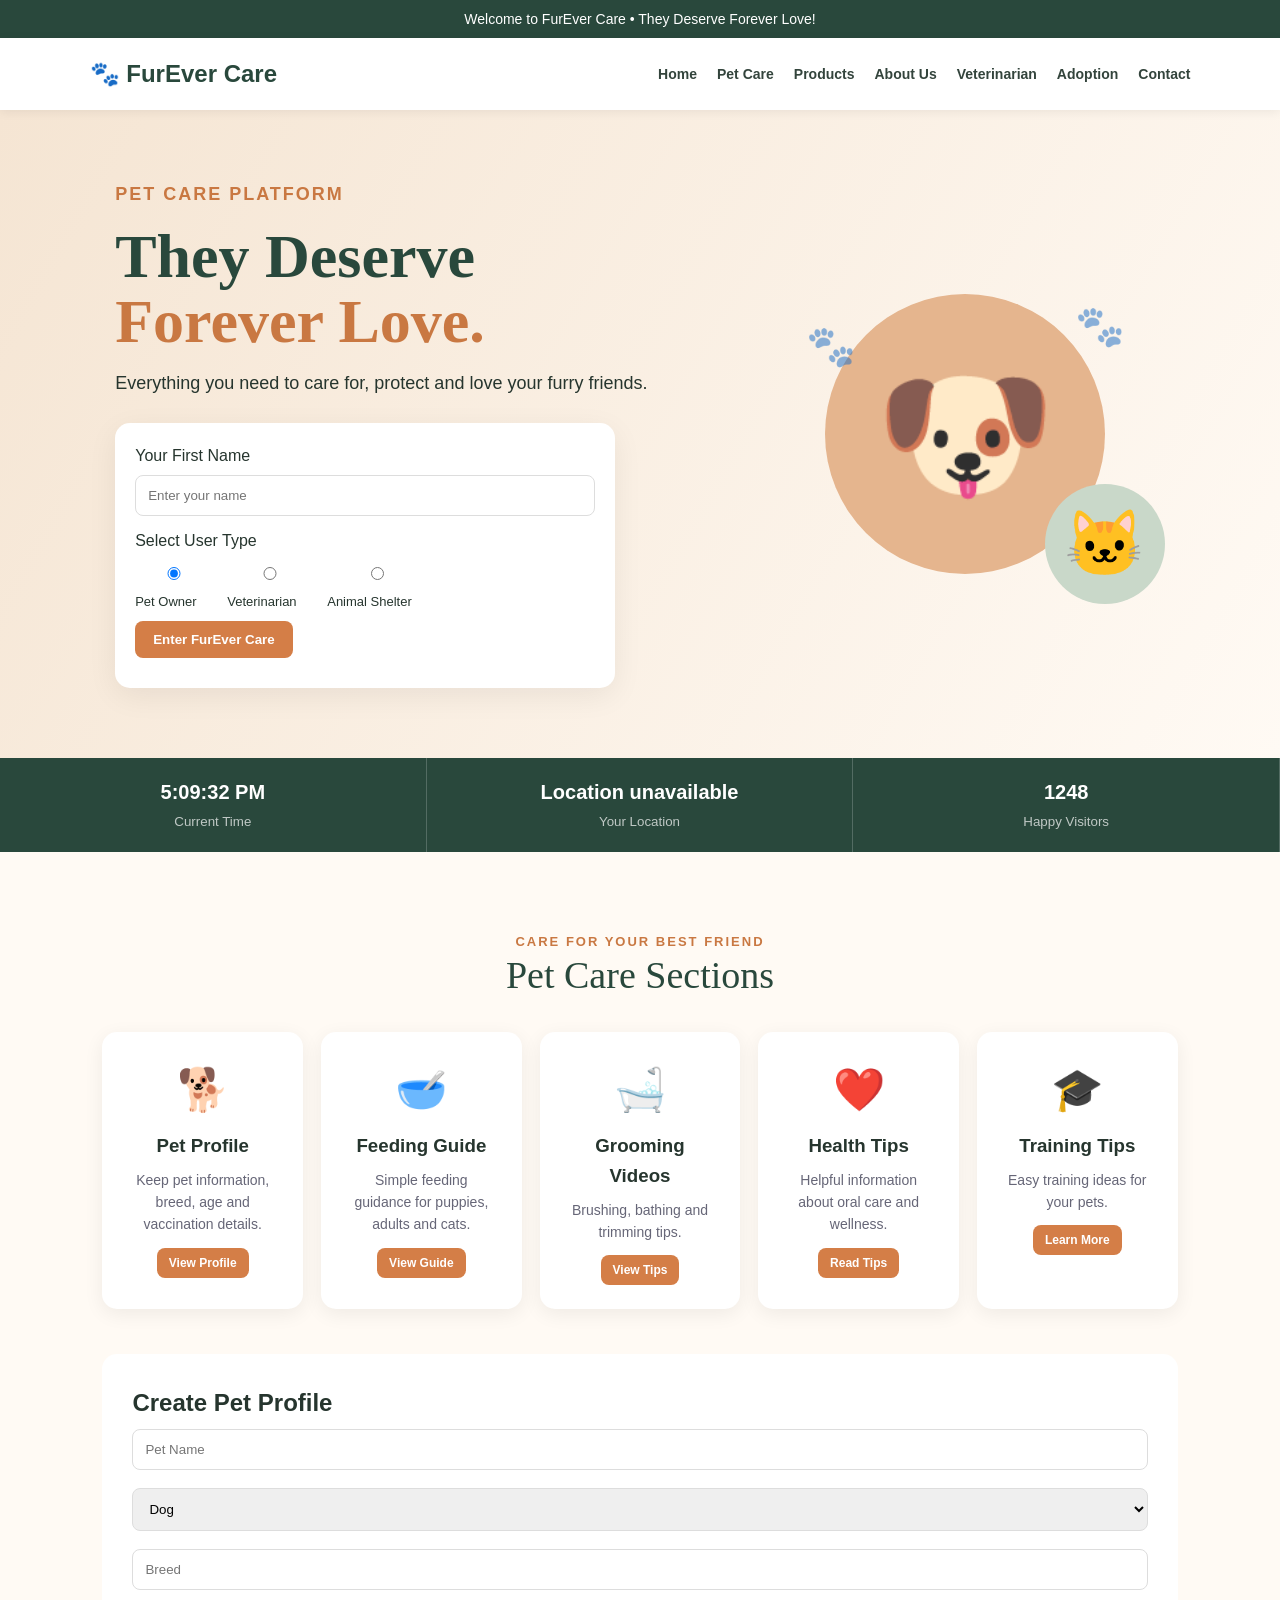
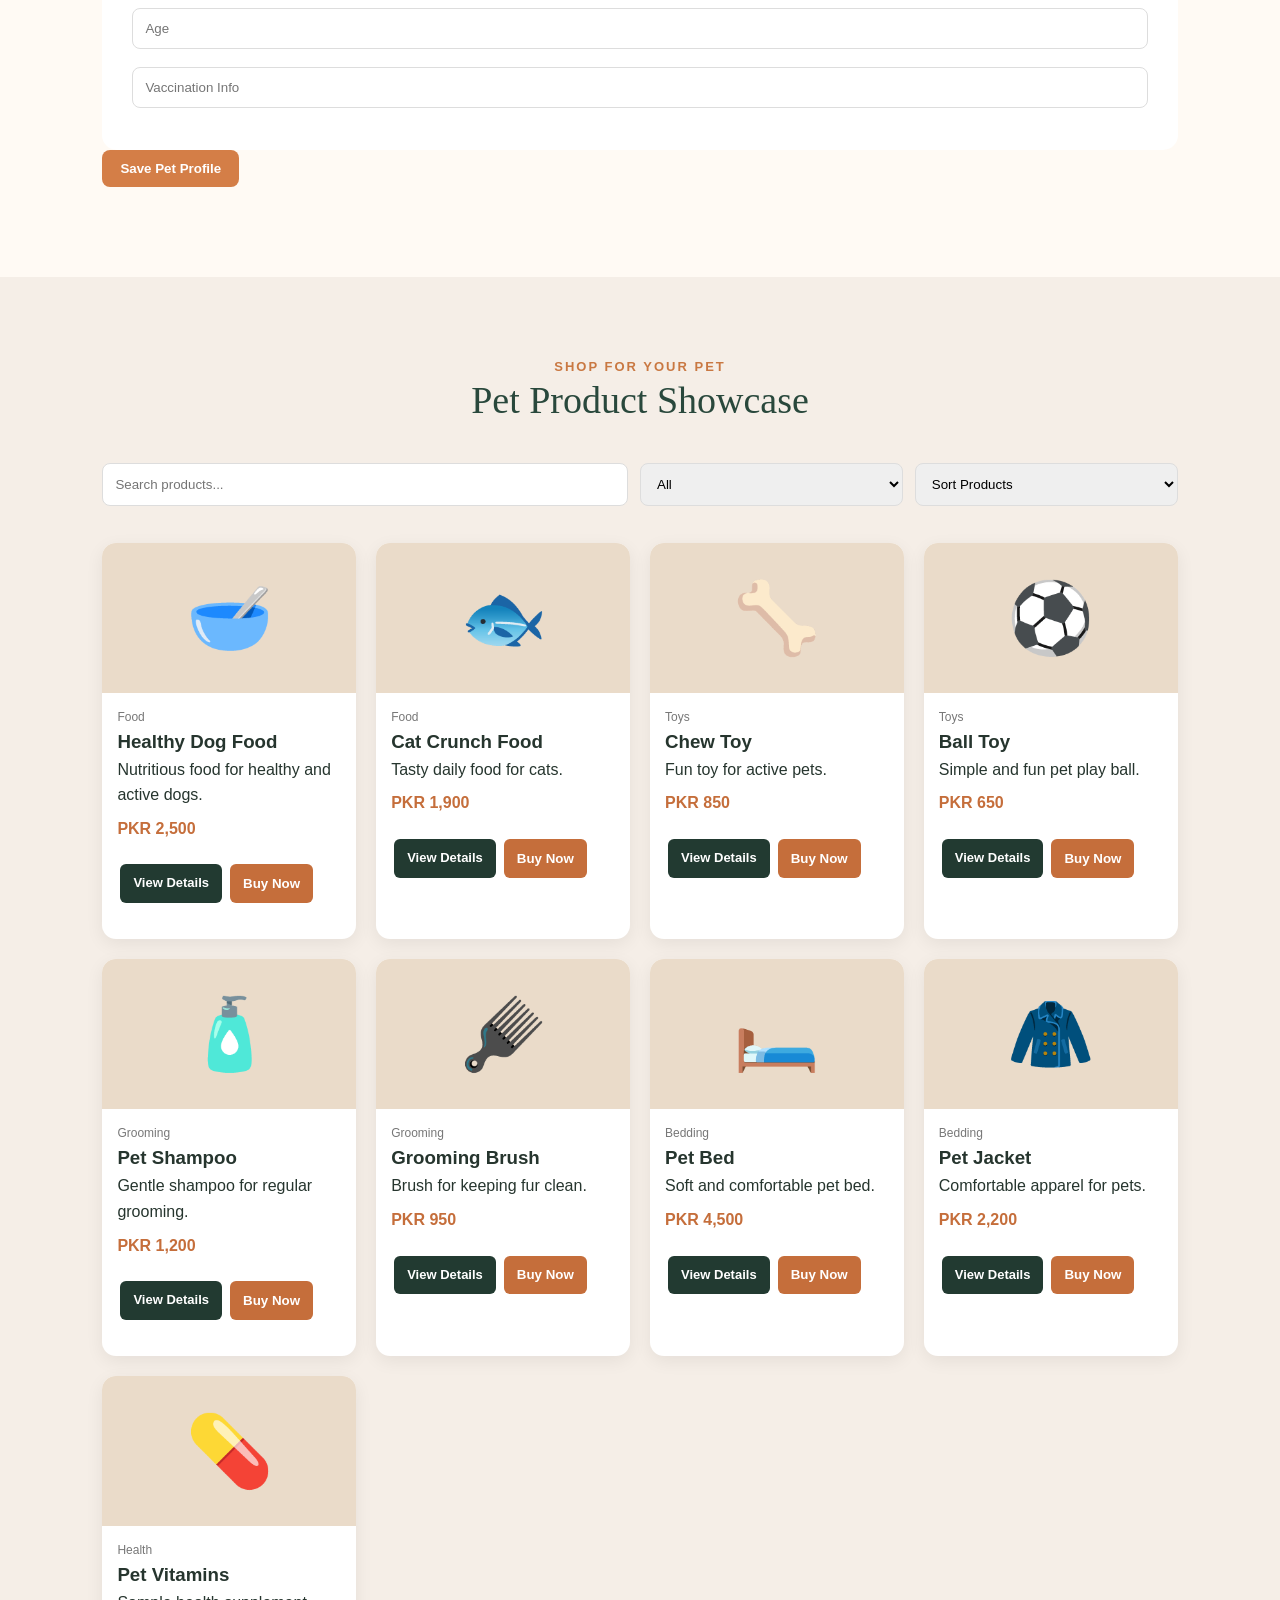
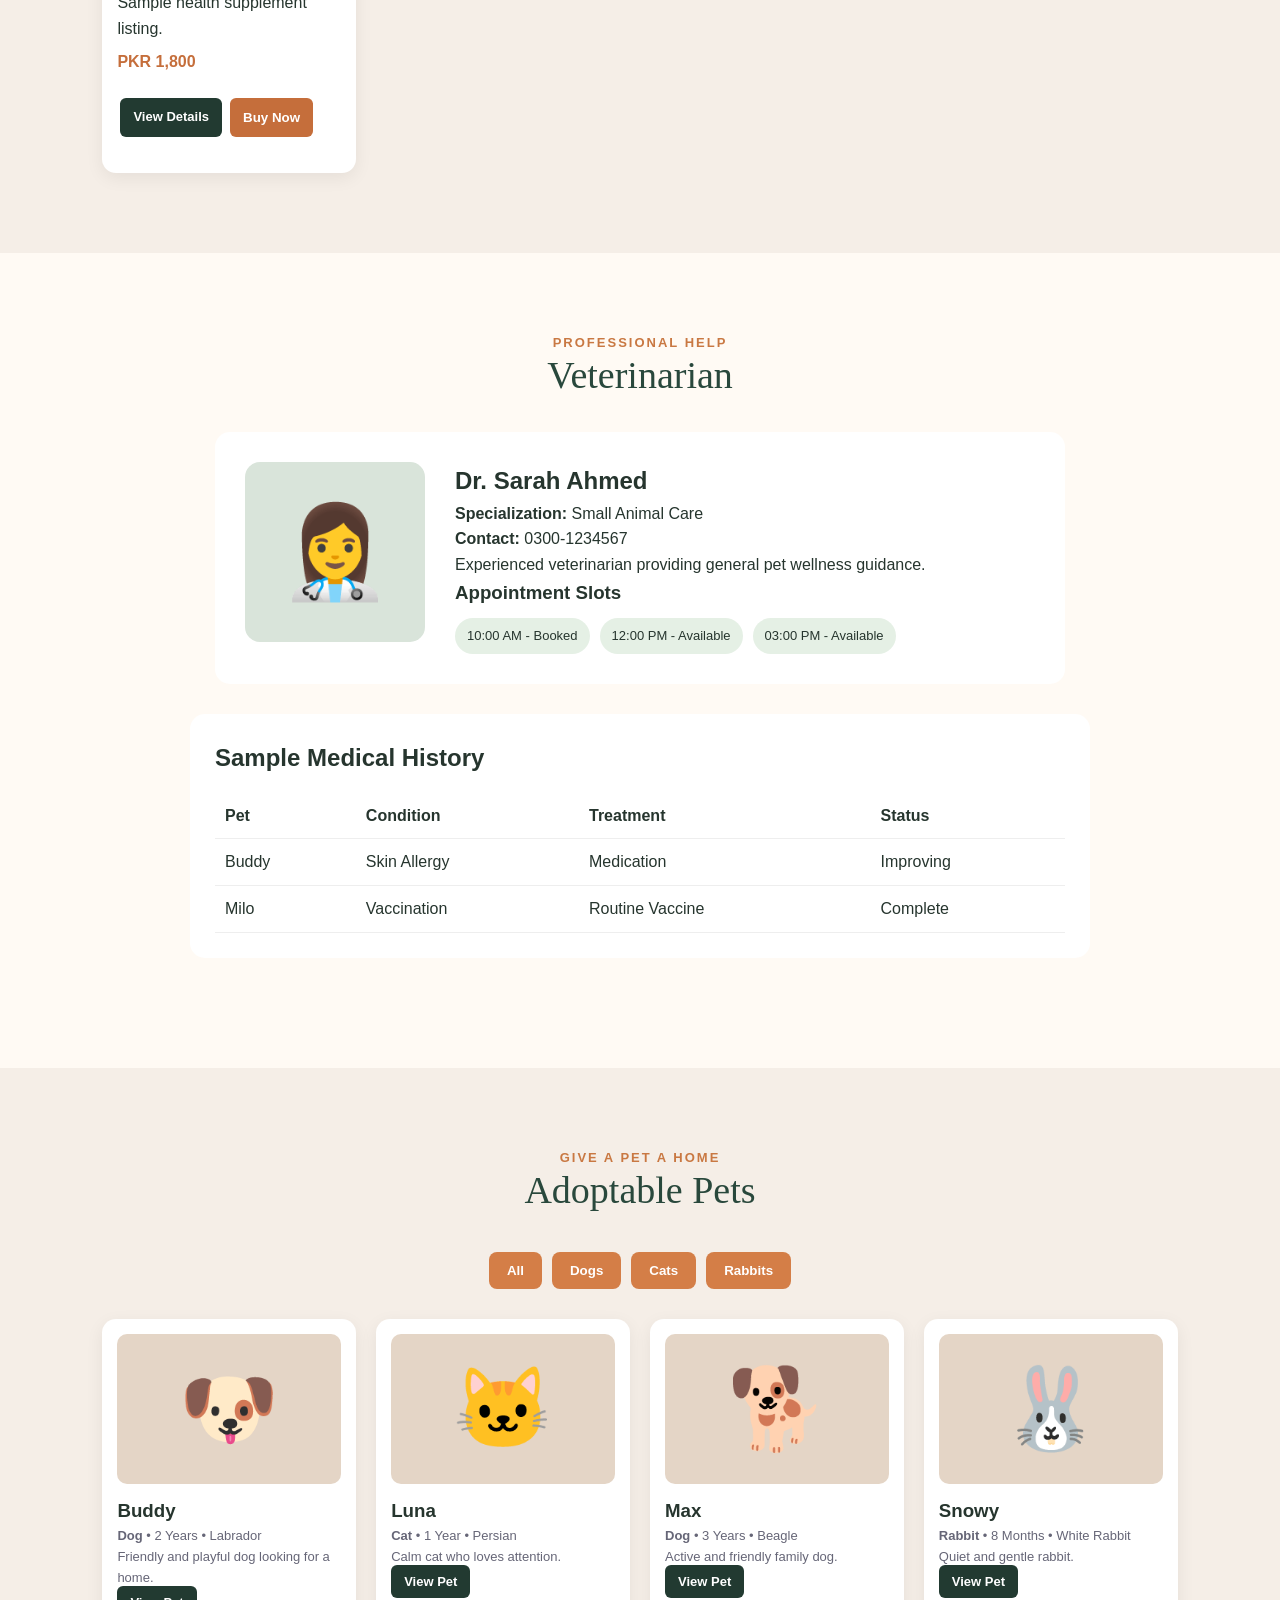
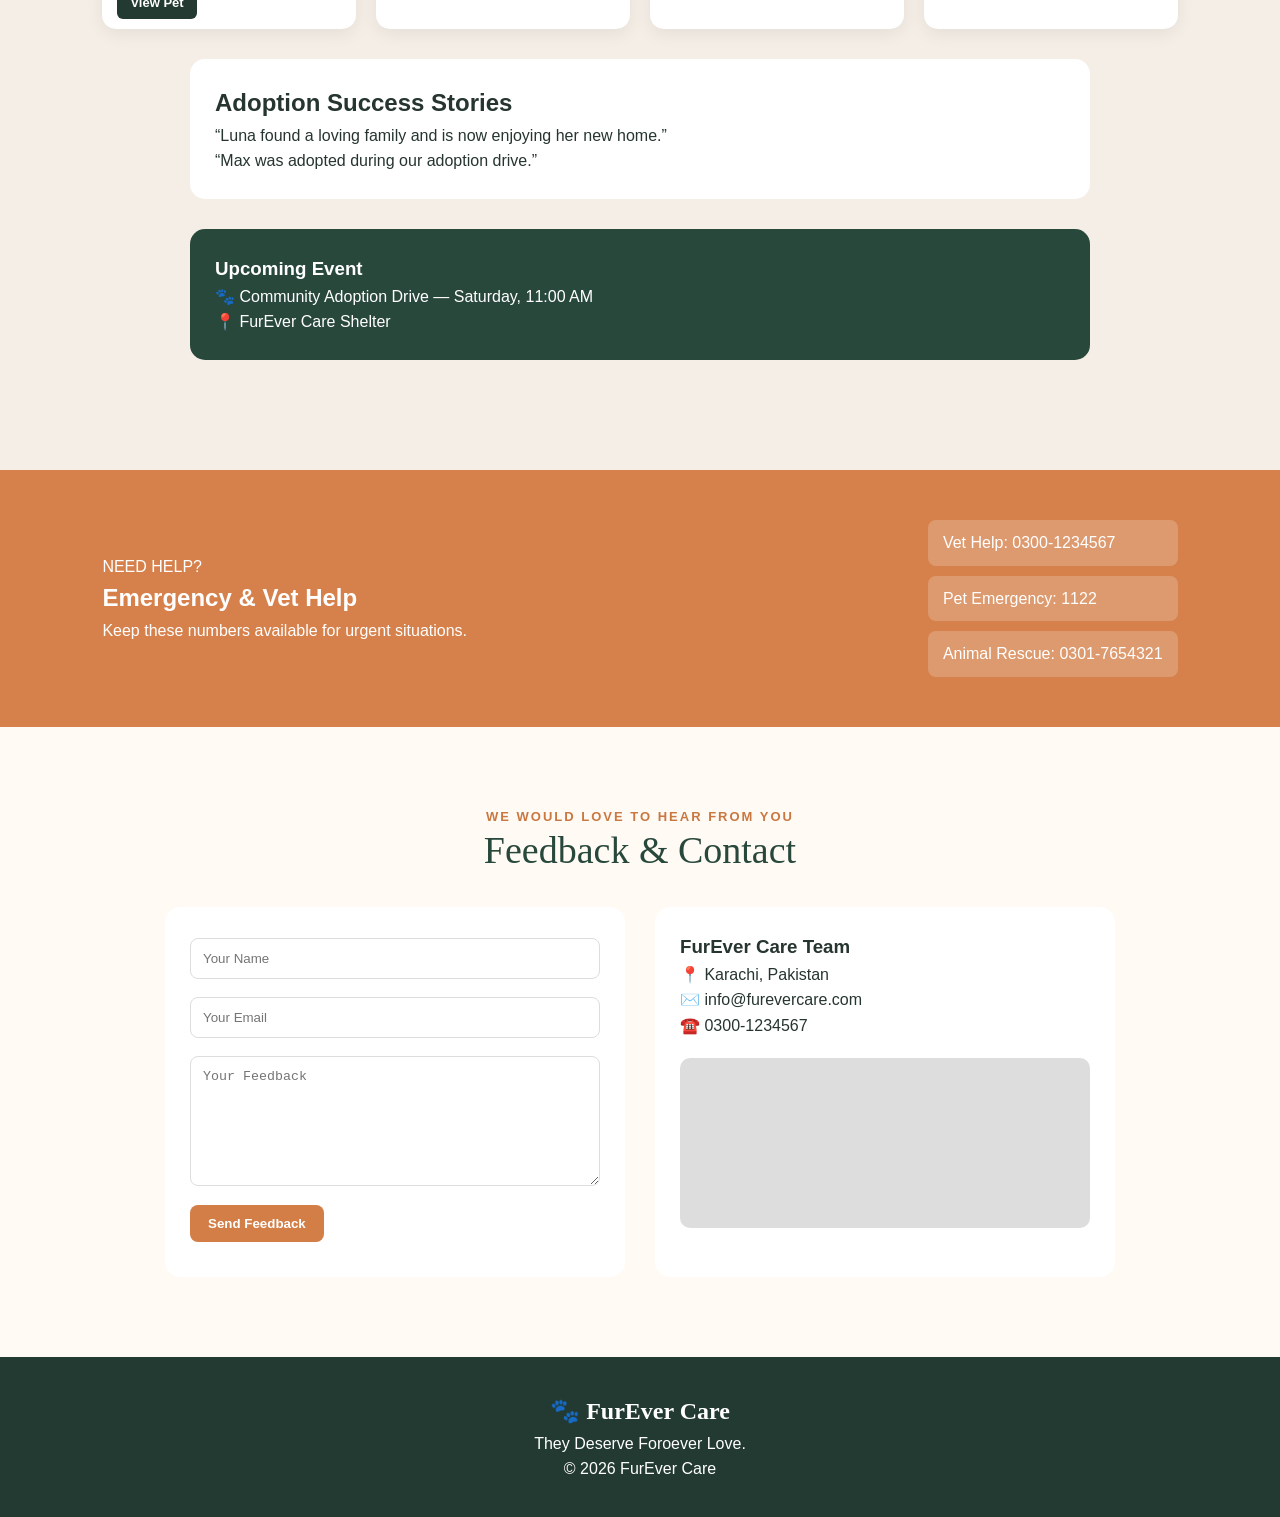
<file: index.html>
<!DOCTYPE html>
<html lang="en">

<head>
    <meta charset="UTF-8">
    <meta name="viewport" content="width=device-width,initial-scale=1.0">
    <title>FurEver Care</title>
    <link rel="stylesheet" href="style.css">
</head>

<body>

    <div class="ticker" id="tickerText">Welcome to FurEver Care • They Deserve Forever Love!</div>

    <header>
        <div class="logo">🐾 FurEver Care</div>
        <nav>

            <a href="#home">Home</a><a href="#care">Pet Care</a><a href="#products">Products</a>
            <a href="about.html">About Us</a>
            <a href="#vet">Veterinarian</a>
            <a href="#shelter">Adoption</a>
            <a href="#contact">Contact</a>
        </nav>

    </header>

    <section id="home" class="hero">
        <div class="hero-text">
            <p class="small-title">PET CARE PLATFORM</p>
            <h1>They Deserve<br><span>Forever Love.</span>

            </h1>
            <p>Everything you need to care for, protect and love your furry friends.</p>

            <div class="welcome-box"><label>Your First Name</label>


                <input id="userName" placeholder="Enter your name">


                <label>Select User Type</label>
                <div class="radio-row">

                    <label><input type="radio" name="role" value="owner" checked> Pet Owner</label>

                    <label><input type="radio" name="role" value="vet"> Veterinarian</label>

                    <label><input type="radio" name="role" value="shelter"> Animal Shelter</label>
                </div>

                <button onclick="startPortal()">Enter FurEver Care</button>
                <p id="welcomeMessage"></p>
            </div>

        </div>
        <div class="hero-pets">
            <div class="pet-circle">🐶</div>
            <div class="pet-circle small">🐱</div>
            <div class="paw paw1">🐾</div>
            <div class="paw paw2">🐾</div>
        </div>
    </section>

    <div class="info-strip">
        <div><b id="clock">--:--:--</b><small>Current Time</small></div>
        <div><b id="location">Finding...</b><small>Your Location</small></div>
        <div><b id="visitors">1248</b><small>Happy Visitors</small></div>
    </div>

    <section id="care" class="section">
        <div class="section-title">
            <p>CARE FOR YOUR BEST FRIEND</p>
            <h2>Pet Care Sections</h2>
        </div>
        <div class="care-grid">
            <div class="care-card" onclick="openCareCard('profile',this)"><span>🐕</span>
                <h3>Pet Profile</h3>
                <p>Keep pet information, breed, age and vaccination details.</p><button
                    onclick="event.stopPropagation();openCareCard('profile',this.parentElement)">View Profile</button>
            </div>


            <div class="care-card" onclick="openCareCard('feeding',this)"><span>🥣</span>
                <h3>Feeding Guide</h3>
                <p>Simple feeding guidance for puppies, adults and cats.</p><button
                    onclick="event.stopPropagation();openCareCard('feeding',this.parentElement)">View Guide</button>
            </div>

            <div class="care-card" onclick="openCareCard('grooming',this)"><span>🛁</span>
                <h3>Grooming Videos</h3>
                <p>Brushing, bathing and trimming tips.</p><button
                    onclick="event.stopPropagation();openCareCard('grooming',this.parentElement)">View Tips</button>
            </div>

            <div class="care-card" onclick="openCareCard('health',this)"><span>❤️</span>
                <h3>Health Tips</h3>
                <p>Helpful information about oral care and wellness.</p><button
                    onclick="event.stopPropagation();openCareCard('health',this.parentElement)">Read Tips</button>
            </div>

            <div class="care-card" onclick="openCareCard('training',this)"><span>🎓</span>
                <h3>Training Tips</h3>
                <p>Easy training ideas for your pets.</p><button
                    onclick="event.stopPropagation();openCareCard('training',this.parentElement)">Learn More</button>
            </div>
        </div>


        <div id="careDetails" class="care-details">
            <div class="care-details-header">
                <div><span id="careDetailIcon">🐕</span>
                    <h2 id="careDetailTitle">Pet Profile</h2>
                </div><button class="care-close" onclick="closeCareCard()">×</button>
            </div>
            <div class="care-details-content">
                <div class="care-description">
                    <p id="careDetailDescription"></p>
                    <h3>What you can do:</h3>
                    <ul id="careDetailList"></ul>
                    <button class="care-main-btn" id="careMainButton">Get Started</button>
                </div>

                <div class="care-info-box">
                    <h3 id="careInfoTitle">Why is this important?</h3>
                    <div id="careInfoContent"></div>
                </div>
            </div>
        </div>

        <div class="pet-form">
            <h2>Create Pet Profile</h2>
            <div class="form-grid"></div>

            <input id="petName" placeholder="Pet Name"><select id="species">
                <option>Dog</option>
                <option>Cat</option>
                <option>Rabbit</option>
            </select>

            <input id="breed" placeholder="Breed"><input id="age" type="number" placeholder="Age"><input
                id="vaccination" placeholder="Vaccination Info">

        </div><button onclick="savePet()">Save Pet Profile</button>
        <p id="petResult"></p>
        </div>
    </section>

    <section id="products" class="section light">
        <div class="section-title">
            <p>SHOP FOR YOUR PET</p>
            <h2>Pet Product Showcase</h2>
        </div>

        <div class="filters"><input id="searchBox" onkeyup="displayProducts()" placeholder="Search products...">

            <select id="categoryFilter" onchange="displayProducts()">
                <option>All</option>
                <option value="Food">Dog/Cat Food</option>
                <option value="Toys">Toys</option>
                <option value="Grooming">Grooming Essentials</option>
                <option value="Bedding">Bedding & Apparel</option>
                <option value="Health">Health Supplements</option>
            </select>

            <select id="sortFilter" onchange="displayProducts()">
                <option value="default">Sort Products</option>
                <option value="low">Price Low to High</option>
                <option value="high">Price High to Low</option>
            </select>
        </div>

        <div id="productList" class="product-grid"></div>
    </section>

    <section id="vet" class="section">
        <div class="section-title">
            <p>PROFESSIONAL HELP</p>
            <h2>Veterinarian</h2>
        </div>

        <div class="vet-box">
            <div class="vet-photo">👩‍⚕️</div>
            <div>
                <h2>Dr. Sarah Ahmed</h2>
                <p><b>Specialization:</b> Small Animal Care</p>
                <p><b>Contact:</b> 0300-1234567</p>
                <p>Experienced veterinarian providing general pet wellness guidance.</p>
                <h3>Appointment Slots</h3>

                <div class="slots"><span>10:00 AM - Booked</span><span>12:00 PM - Available</span><span>03:00 PM -
                        Available</span></div>
            </div>
        </div>

        <div class="medical">
            <h2>Sample Medical History</h2>
            <table>
                <tr>
                    <th>Pet</th>
                    <th>Condition</th>
                    <th>Treatment</th>
                    <th>Status</th>
                </tr>

                <tr>
                    <td>Buddy</td>
                    <td>Skin Allergy</td>
                    <td>Medication</td>
                    <td>Improving</td>
                </tr>
                <tr>
                    <td>Milo</td>
                    <td>Vaccination</td>
                    <td>Routine Vaccine</td>
                    <td>Complete</td>
                </tr>
            </table>
        </div>
    </section>

    <section id="shelter" class="section light">
        <div class="section-title">
            <p>GIVE A PET A HOME</p>
            <h2>Adoptable Pets</h2>
        </div>

        <div class="animal-filters"><button onclick="filterAnimals('All')">All</button><button
                onclick="filterAnimals('Dog')">Dogs</button><button onclick="filterAnimals('Cat')">Cats</button><button
                onclick="filterAnimals('Rabbit')">Rabbits</button></div>

        <div id="animalList" class="animal-grid"></div>
        <div class="success">
            <h2>Adoption Success Stories</h2>
            <p>“Luna found a loving family and is now enjoying her new home.”</p>
            <p>“Max was adopted during our adoption drive.”</p>
        </div>

        <div class="event-box">
            <h3>Upcoming Event</h3>
            <p>🐾 Community Adoption Drive — Saturday, 11:00 AM</p>
            <p>📍 FurEver Care Shelter</p>
        </div>
    </section>

    <section class="emergency">
        <div>
            <p>NEED HELP?</p>
            <h2>Emergency & Vet Help</h2>
            <p>Keep these numbers available for urgent situations.</p>
        </div>

        <div class="emergency-numbers"><span>Vet Help: 0300-1234567</span><span>Pet Emergency: 1122</span><span>Animal
                Rescue: 0301-7654321</span></div>
    </section>

    <section id="contact" class="section">
        <div class="section-title">
            <p>WE WOULD LOVE TO HEAR FROM YOU</p>
            <h2>Feedback & Contact</h2>
        </div>

        <div class="contact-grid">
            <form onsubmit="submitFeedback(event)"><input id="feedbackName" required placeholder="Your Name"><input
                    id="feedbackEmail" type="email" required placeholder="Your Email">

                <textarea id="feedbackText" required placeholder="Your Feedback"></textarea><button>Send
                    Feedback</button>
                <p id="feedbackResult"></p>
            </form>

            <div class="contact-card">
                <h3>FurEver Care Team</h3>
                <p>📍 Karachi, Pakistan</p>
                <p>✉️ info@furevercare.com</p>
                <p>☎️ 0300-1234567</p>
                <div class="map">
                    <iframe src="https://www.google.com/maps?q=Karachi,Pakistan&output=embed" width="100%" height="100%"
                        style="border:0; border-radius:15px;" allowfullscreen="" loading="lazy">
                    </iframe>
                </div>
            </div>
        </div>
    </section>

    <footer>
        <h2>🐾 FurEver Care</h2>
        <p>They Deserve Foroever Love.</p>
        <p>© 2026 FurEver Care</p>
    </footer>

    <script src="script.js">

    </script>
</body>

</html>
</file>
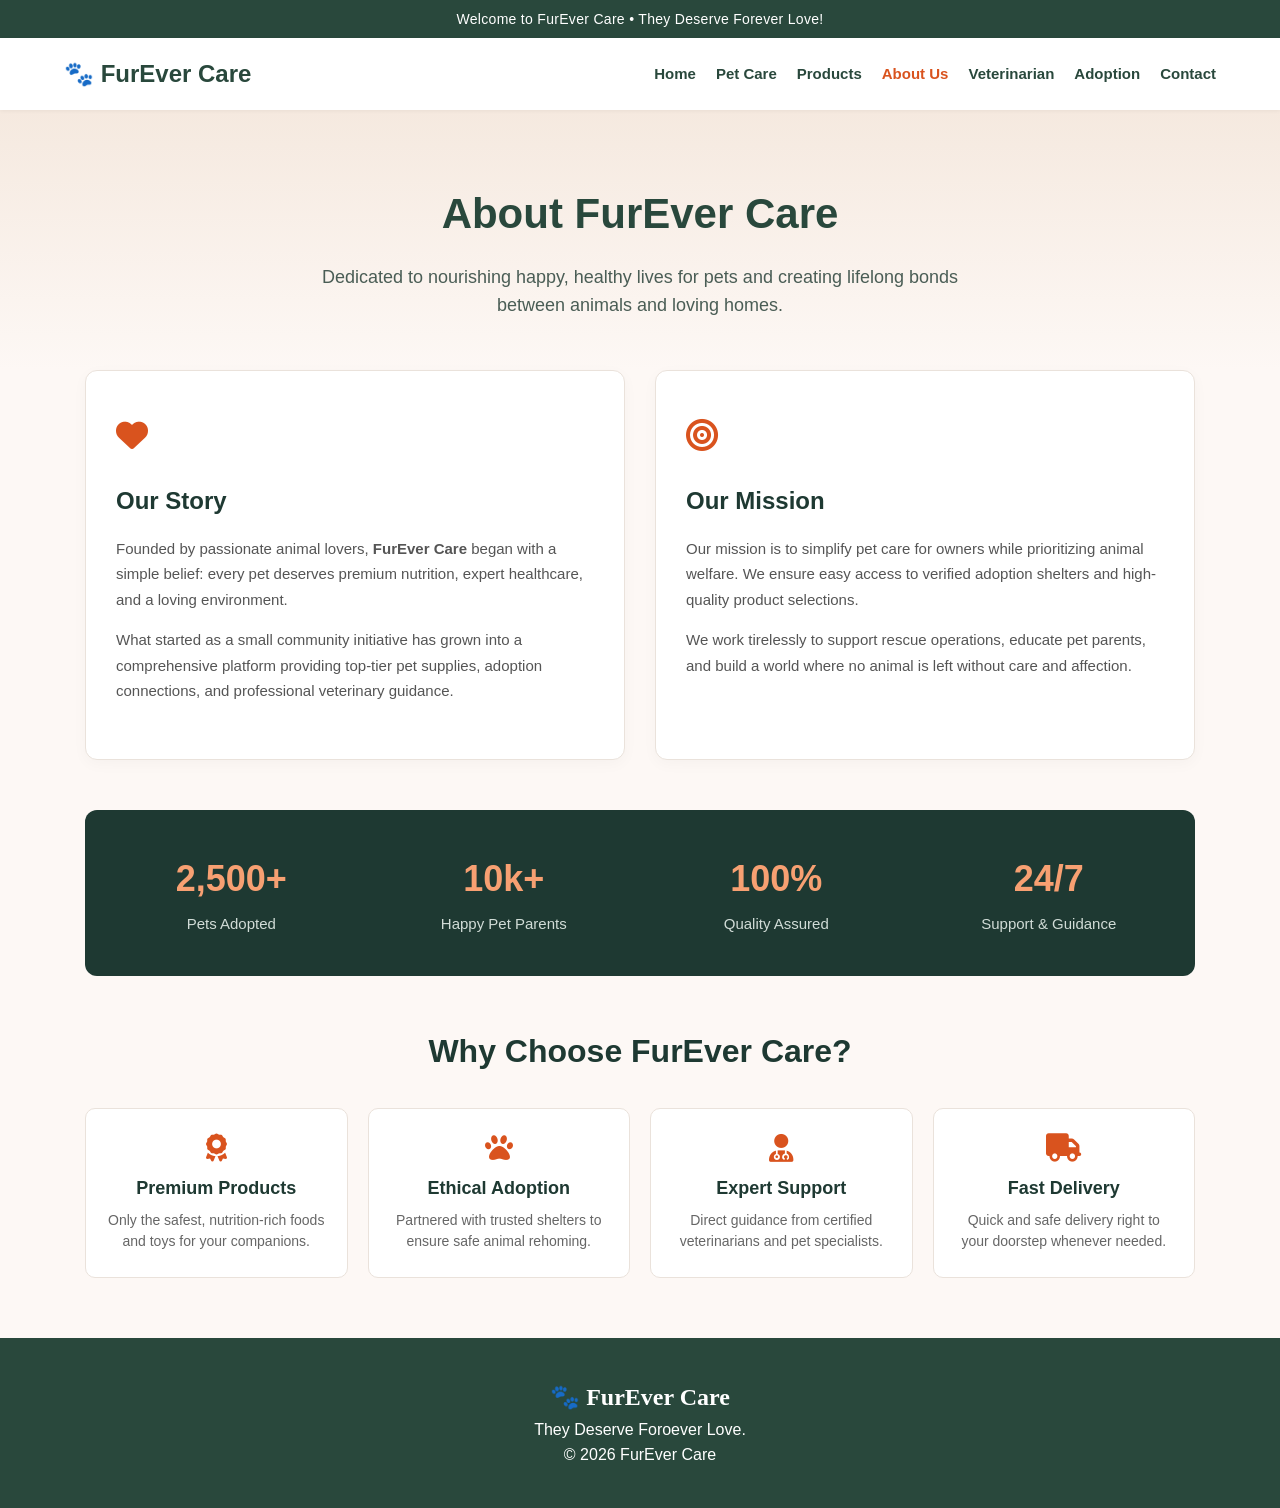
<file: about.html>
<!DOCTYPE html>
<html lang="en">
<head>
    <meta charset="UTF-8">
    <meta name="viewport" content="width=device-width, initial-scale=1.0">
    <title>About Us - FurEver Care</title>
    <link rel="stylesheet" href="style.css">
    <link rel="stylesheet" href="https://cdnjs.cloudflare.com/ajax/libs/font-awesome/6.0.0/css/all.min.css">
    <style>
        * {
            margin: 0;
            padding: 0;
            box-sizing: border-box;
            font-family: 'Segoe UI', Tahoma, Geneva, Verdana, sans-serif;
        }

        body {
            background-color: #fdf8f5;
            color: #29483c;
        }

        /* Ticker Bar */
        .ticker {
            background-color: #29483c;
            color: #ffffff;
            text-align: center;
            padding: 8px 15px;
            font-size: 14px;
            letter-spacing: 0.3px;
        }

        /* Header Navigation */
        header {
            background-color: #ffffff;
            box-shadow: 0 1px 4px rgba(0, 0, 0, 0.05);
            padding: 15px 5%;
            display: flex;
            justify-content: space-between;
            align-items: center;
        }

        .logo {
            font-size: 24px;
            font-weight: bold;
            color: #29483c;
        }

        nav {
            display: flex;
            gap: 20px;
        }

        nav a {
            text-decoration: none;
            color: #29483c;
            font-weight: 600;
            font-size: 15px;
            transition: color 0.2s ease-in-out;
        }

        nav a:hover, nav a[href="about.html"] {
            color: #d9531e;
        }

        /* Hero Banner */
        .hero-section {
            text-align: center;
            padding: 70px 20px 50px;
            background: linear-gradient(180deg, #f5e9df 0%, #fdf8f5 100%);
        }

        .hero-section h1 {
            font-size: 42px;
            color: #29483c;
            margin-bottom: 15px;
            font-weight: 700;
        }

        .hero-section p {
            font-size: 18px;
            color: #4a5d55;
            max-width: 700px;
            margin: 0 auto;
            line-height: 1.6;
        }

        /* Content Layout */
        .about-wrapper {
            max-width: 1150px;
            margin: 0 auto 60px;
            padding: 0 20px;
        }

        /* Grid Sections */
        .about-grid {
            display: grid;
            grid-template-columns: repeat(auto-fit, minmax(320px, 1fr));
            gap: 30px;
            margin-bottom: 50px;
        }

        .about-card {
            background: #ffffff;
            padding: 40px 30px;
            border-radius: 12px;
            box-shadow: 0 4px 15px rgba(0, 0, 0, 0.03);
            border: 1px solid #eae2db;
            transition: transform 0.3s ease, box-shadow 0.3s ease;
        }

        .about-card:hover {
            transform: translateY(-5px);
            box-shadow: 0 8px 25px rgba(0, 0, 0, 0.08);
        }

        .about-card .card-icon {
            font-size: 32px;
            color: #d9531e;
            margin-bottom: 20px;
        }

        .about-card h2 {
            font-size: 24px;
            color: #1e3932;
            margin-bottom: 15px;
        }

        .about-card p {
            color: #555;
            line-height: 1.7;
            font-size: 15px;
            margin-bottom: 15px;
        }

        /* Statistics Counter */
        .stats-section {
            background-color: #1e3932;
            color: #ffffff;
            border-radius: 12px;
            padding: 40px 20px;
            display: grid;
            grid-template-columns: repeat(auto-fit, minmax(200px, 1fr));
            gap: 20px;
            text-align: center;
            margin-bottom: 50px;
        }

        .stat-item h3 {
            font-size: 36px;
            color: #f7a072;
            margin-bottom: 5px;
            font-weight: bold;
        }

        .stat-item p {
            font-size: 15px;
            color: #d1dcd7;
        }

        /* Core Values Section */
        .values-section {
            text-align: center;
            margin-bottom: 40px;
        }

        .values-section h2 {
            font-size: 32px;
            color: #1e3932;
            margin-bottom: 30px;
        }

        .values-grid {
            display: grid;
            grid-template-columns: repeat(auto-fit, minmax(230px, 1fr));
            gap: 20px;
        }

        .value-box {
            background: #ffffff;
            padding: 25px 20px;
            border-radius: 10px;
            border: 1px solid #eae2db;
            text-align: center;
        }

        .value-box i {
            font-size: 28px;
            color: #d9531e;
            margin-bottom: 12px;
        }

        .value-box h4 {
            font-size: 18px;
            color: #1e3932;
            margin-bottom: 8px;
        }

        .value-box p {
            font-size: 14px;
            color: #666;
            line-height: 1.5;
        }

        /* Footer */
        footer {
            background-color: #29483c;
            color: #ffffff;
            text-align: center;
            padding: 40px 20px;
        }

        .footer-logo {
            font-size: 24px;
            font-weight: bold;
            color: #ffffff;
            margin-bottom: 8px;
        }

        .footer-tagline {
            font-size: 14px;
            color: #d1dcd7;
            margin-bottom: 15px;
        }

        .copyright {
            font-size: 13px;
            color: #a3b8b0;
        }
    </style>
</head>
<body>

    <!-- Header Section -->
    

   <div class="ticker" id="tickerText">Welcome to FurEver Care • They Deserve Forever Love!</div>

    <header>
        <div class="logo">🐾 FurEver Care</div>
        <nav>

            <a href="index.html#home">Home</a><a href="index.html#care">Pet Care</a><a href="index.html#products">Products</a>
            <a href="about.html">About Us</a>
            <a href="index.html#vet">Veterinarian</a>
            <a href="index.html#shelter">Adoption</a>
            <a href="index.html#contact">Contact</a>
        </nav>

    </header>

    <!-- Hero Banner -->
    <section class="hero-section">
        <h1>About FurEver Care</h1>
        <p>Dedicated to nourishing happy, healthy lives for pets and creating lifelong bonds between animals and loving homes.</p>
    </section>

    <!-- Main Content Container -->
    <div class="about-wrapper">
        
        <!-- Story & Mission Grid -->
        <div class="about-grid">
            <div class="about-card">
                <div class="card-icon"><i class="fas fa-heart"></i></div>
                <h2>Our Story</h2>
                <p>Founded by passionate animal lovers, <strong>FurEver Care</strong> began with a simple belief: every pet deserves premium nutrition, expert healthcare, and a loving environment.</p>
                <p>What started as a small community initiative has grown into a comprehensive platform providing top-tier pet supplies, adoption connections, and professional veterinary guidance.</p>
            </div>

            <div class="about-card">
                <div class="card-icon"><i class="fas fa-bullseye"></i></div>
                <h2>Our Mission</h2>
                <p>Our mission is to simplify pet care for owners while prioritizing animal welfare. We ensure easy access to verified adoption shelters and high-quality product selections.</p>
                <p>We work tirelessly to support rescue operations, educate pet parents, and build a world where no animal is left without care and affection.</p>
            </div>
        </div>

        <!-- Statistics Banner -->
        <div class="stats-section">
            <div class="stat-item">
                <h3>2,500+</h3>
                <p>Pets Adopted</p>
            </div>
            <div class="stat-item">
                <h3>10k+</h3>
                <p>Happy Pet Parents</p>
            </div>
            <div class="stat-item">
                <h3>100%</h3>
                <p>Quality Assured</p>
            </div>
            <div class="stat-item">
                <h3>24/7</h3>
                <p>Support & Guidance</p>
            </div>
        </div>

        <!-- Core Values Section -->
        <div class="values-section">
            <h2>Why Choose FurEver Care?</h2>
            <div class="values-grid">
                <div class="value-box">
                    <i class="fas fa-award"></i>
                    <h4>Premium Products</h4>
                    <p>Only the safest, nutrition-rich foods and toys for your companions.</p>
                </div>
                <div class="value-box">
                    <i class="fas fa-paw"></i>
                    <h4>Ethical Adoption</h4>
                    <p>Partnered with trusted shelters to ensure safe animal rehoming.</p>
                </div>
                <div class="value-box">
                    <i class="fas fa-user-md"></i>
                    <h4>Expert Support</h4>
                    <p>Direct guidance from certified veterinarians and pet specialists.</p>
                </div>
                <div class="value-box">
                    <i class="fas fa-truck"></i>
                    <h4>Fast Delivery</h4>
                    <p>Quick and safe delivery right to your doorstep whenever needed.</p>
                </div>
            </div>
        </div>

    </div>

    <!-- Footer Section -->
    <footer>
        <h2>🐾 FurEver Care</h2>
        <p>They Deserve Foroever Love.</p>
        <p>© 2026 FurEver Care</p>
    </footer>

</body>
</html>
</file>
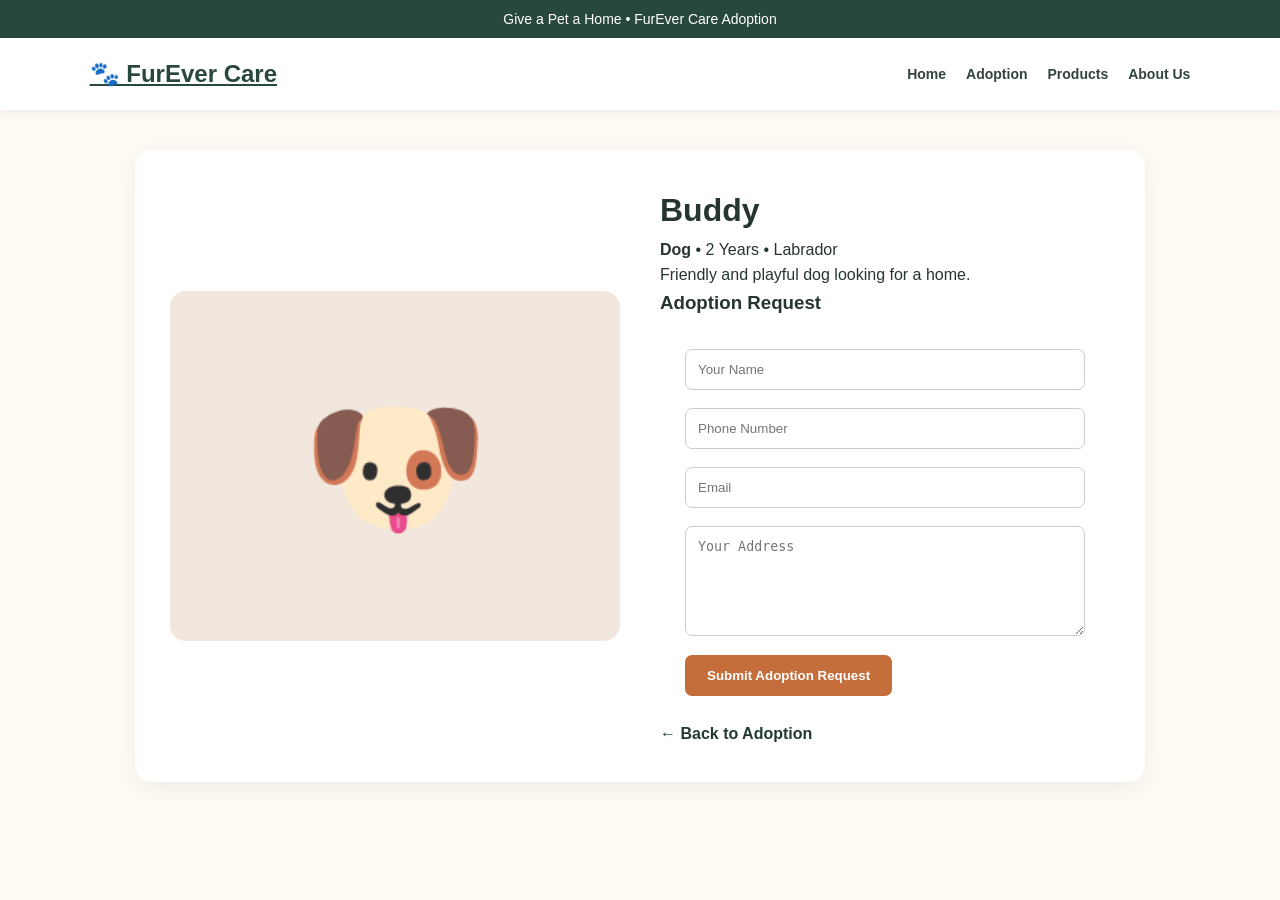
<file: adoption.html>
<!DOCTYPE html>
    <head>
        <meta charset="UTF-8">
        <meta name="viewport" content="width=device-width,initial-scale=1.0">
        <title>Adoption | FurEver Care</title>
        <link rel="stylesheet" href="style.css">
    </head>
    <body>
        <div class="ticker">Give a Pet a Home • FurEver Care Adoption</div>
        
        <header><a class="logo" href="index.html">🐾 FurEver Care</a><nav>
            <a href="index.html#home">Home</a>
            <a href="index.html#shelter">Adoption</a>
            <a href="index.html#products">Products</a>
            <a href="about.html">About Us</a>
        </nav>
    </header>
    <main class="page-wrap">
        <div class="page-card" id="adoptPage"></div>
    </main>
    <script src="shop.js"></script>
    <script>const A=[{name:'Buddy',type:'Dog',age:'2 Years',breed:'Labrador',icon:'🐶',desc:'Friendly and playful dog looking for a home.'},{name:'Luna',type:'Cat',age:'1 Year',breed:'Persian',icon:'🐱',desc:'Calm cat who loves attention.'},{name:'Max',type:'Dog',age:'3 Years',breed:'Beagle',icon:'🐕',desc:'Active and friendly family dog.'},{name:'Snowy',type:'Rabbit',age:'8 Months',breed:'White Rabbit',icon:'🐰',desc:'Quiet and gentle rabbit.'}];let a=A.find(x=>x.name===new URLSearchParams(location.search).get('name'))||A[0];adoptPage.innerHTML=`<div class="page-product"><div class="big-product-icon">${a.icon}</div><div><h1>${a.name}</h1><p><b>${a.type}</b> • ${a.age} • ${a.breed}</p><p>${a.desc}</p><h3>Adoption Request</h3><form class="form-card" id="adoptForm"><input id="adoptName" required placeholder="Your Name"><input id="adoptPhone" required placeholder="Phone Number"><input id="adoptEmail" required type="email" placeholder="Email"><textarea id="adoptAddress" required placeholder="Your Address"></textarea><button class="big-btn">Submit Adoption Request</button></form><p><a class="back-link" href="index.html#shelter">← Back to Adoption</a></p></div></div>`;adoptForm.onsubmit=e=>{e.preventDefault();localStorage.setItem('fureverAdoption',JSON.stringify({pet:a.name,name:adoptName.value,phone:adoptPhone.value,email:adoptEmail.value,address:adoptAddress.value,date:new Date().toLocaleString()}));alert('Your adoption request has been submitted successfully!');location.href='index.html#shelter'}
    </script>
    </body>
    </html>
</file>
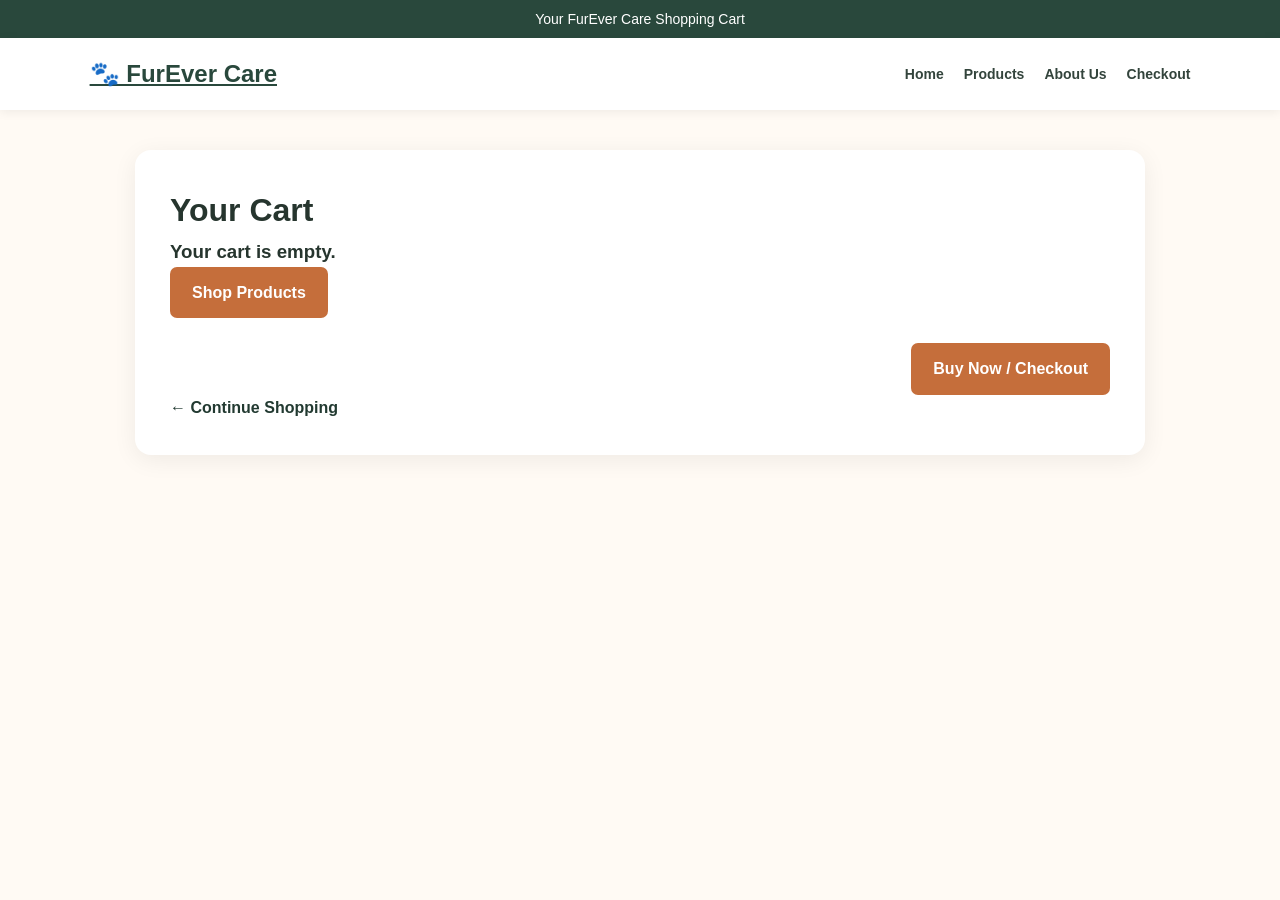
<file: cart.html>
<!DOCTYPE html>
    <head>
        <meta charset="UTF-8">
        <meta name="viewport" content="width=device-width,initial-scale=1.0">
        <title>Cart | FurEver Care</title>
        <link rel="stylesheet" href="style.css">
    </head>
    <body>
        <div class="ticker">Your FurEver Care Shopping Cart</div>
        <header><a class="logo" href="index.html">🐾 FurEver Care</a>
            <nav>
                <a href="index.html#home">Home</a>
                <a href="index.html#products">Products</a>
                <a href="about.html">About Us</a>
                <a href="checkout.html">Checkout</a>
            </nav>
        </header>
        <main class="page-wrap">
            <div class="page-card">
                <h1>Your Cart</h1>
                <div id="cartItems"></div>
                <div class="total-box"><h2 id="total"></h2>
                    <a class="big-btn" href="checkout.html">Buy Now / Checkout</a></div>
                    <p><a class="back-link" href="index.html#products">← Continue Shopping</a></p></div></main>
                    <script src="shop.js"></script>
                    <script>function render(){let c=getCart(),box=document.getElementById('cartItems');if(!c.length){box.innerHTML='<h3>Your cart is empty.</h3><a class="big-btn" href="index.html#products">Shop Products</a>';total.textContent='';return}box.innerHTML=c.map((p,i)=>`<div class="cart-row"><div class="cart-icon">${p.icon}</div><div><b>${p.name}</b><small>${p.category}</small></div><div>PKR ${(p.price*p.qty).toLocaleString()}</div><div><button class="remove-btn" onclick="removeItem(${i})">×</button></div></div>`).join('');document.getElementById('total').textContent='Total: PKR '+c.reduce((a,p)=>a+p.price*p.qty,0).toLocaleString()}function removeItem(i){let c=getCart();c.splice(i,1);saveCart(c);render()}document.addEventListener('DOMContentLoaded',render)
                    </script>
                    </body>
                    </html>
</file>
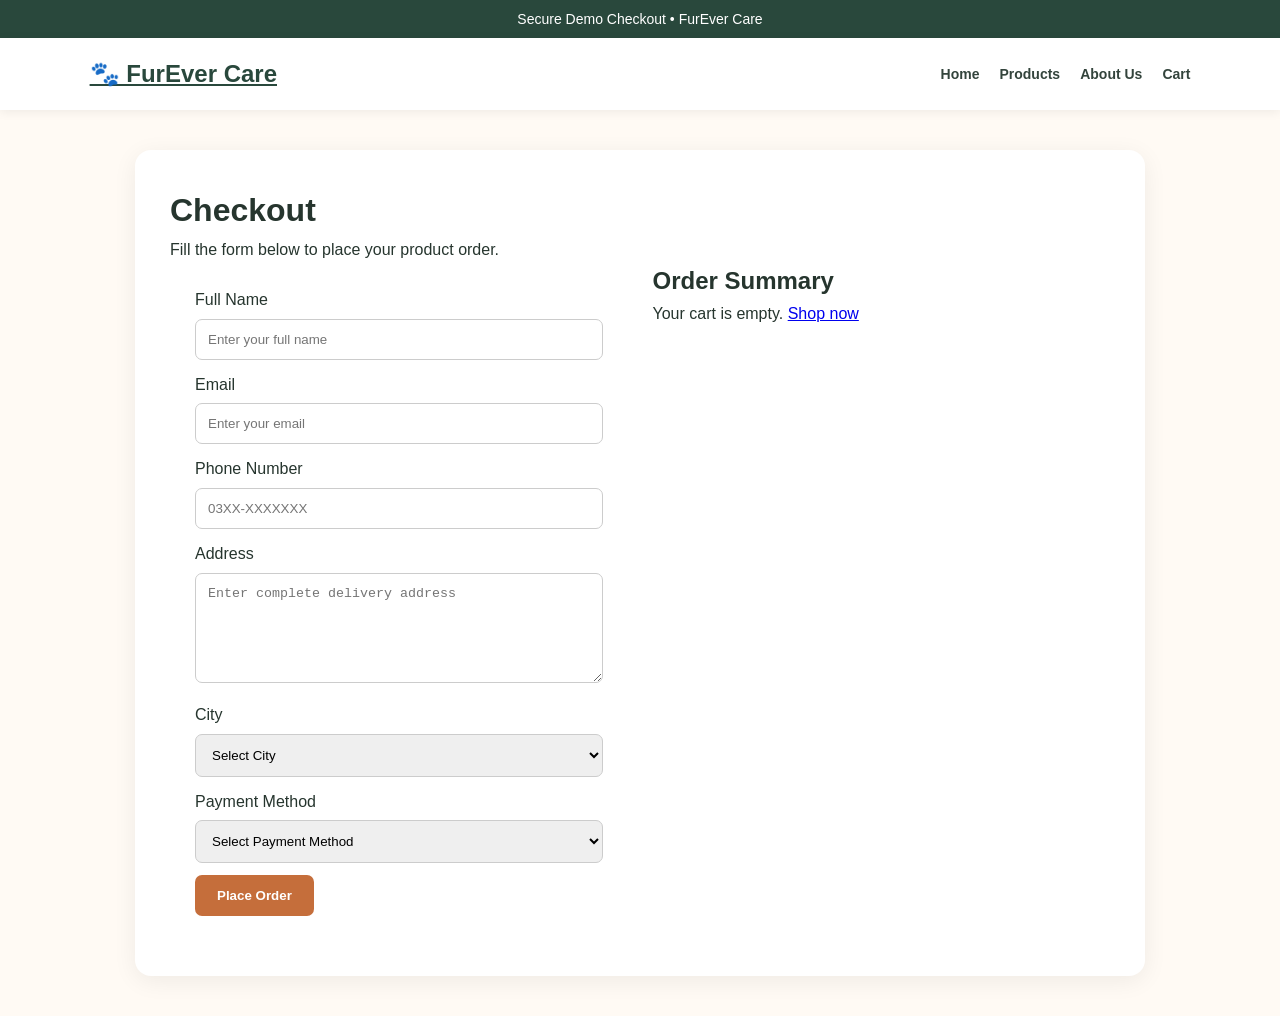
<file: checkout.html>
<!DOCTYPE html>
    <head><meta charset="UTF-8">
        <meta name="viewport" content="width=device-width,initial-scale=1.0">
    <title>Checkout | FurEver Care</title><link rel="stylesheet" href="style.css"></head>
    <body><div class="ticker">Secure Demo Checkout • FurEver Care</div>
        <header><a class="logo" href="index.html">🐾 FurEver Care</a>
            <nav><a href="index.html#home">Home</a>
                <a href="index.html#products">Products</a>
                <a href="about.html">About Us</a>
                <a href="cart.html">Cart</a></nav></header>
                <main class="page-wrap"><div class="page-card">
                    <h1>Checkout</h1>
                    <p>Fill the form below to place your product order.</p>
                    <div class="checkout-grid"><div class="form-card">
                        <form id="orderForm">
                            <label>Full Name</label>
                            <input id="fullName" required placeholder="Enter your full name">
                            <label>Email</label>
                            <input id="email" type="email" required placeholder="Enter your email">
                            <label>Phone Number</label>
                            <input id="phone" required placeholder="03XX-XXXXXXX">
                            
                            <label>Address</label>
                            <textarea id="address" required placeholder="Enter complete delivery address"></textarea>
                            <label>City</label><select id="city" required><option value="">Select City</option>
                                <option>Karachi</option><option>Lahore</option><option>Islamabad</option>
                                <option>Hyderabad</option></select><label>Payment Method</label>
                                <select id="payment" required><option value="">Select Payment Method</option>
                                    <option>Cash on Delivery</option><option>Bank Transfer</option>
                                    <option>Card (Demo)</option></select>
                                    <button class="big-btn" type="submit">Place Order</button>
                                </form>
                            </div><div>
                                <h2>Order Summary</h2>
                                <div id="summary"></div><h2 id="sumTotal"></h2></div>
                            </div></div></main><script src="shop.js"></script>
                            <script>function renderSummary(){let c=getCart();summary.innerHTML=c.length?c.map(p=>`<p>${p.icon} ${p.name} × ${p.qty} — <b>PKR ${(p.price*p.qty).toLocaleString()}</b></p>`).join(''):'<p>Your cart is empty. <a href="index.html#products">Shop now</a></p>';sumTotal.textContent=c.length?'Total: PKR '+c.reduce((a,p)=>a+p.price*p.qty,0).toLocaleString():''}document.addEventListener('DOMContentLoaded',renderSummary);document.getElementById('orderForm').addEventListener('submit',function(e){e.preventDefault();let c=getCart();if(!c.length){alert('Please add a product to your cart first.');return}let order={orderId:'FC-'+Date.now(),customer:{name:fullName.value,email:email.value,phone:phone.value,address:address.value,city:city.value},payment:payment.value,items:c,total:c.reduce((a,p)=>a+p.price*p.qty,0),date:new Date().toLocaleString()};localStorage.setItem('fureverLastOrder',JSON.stringify(order));saveCart([]);alert('Your product order has been placed successfully.');location.href='order-success.html?id='+encodeURIComponent(order.orderId)})
                            </script>
                            </body>
                            </html>
</file>
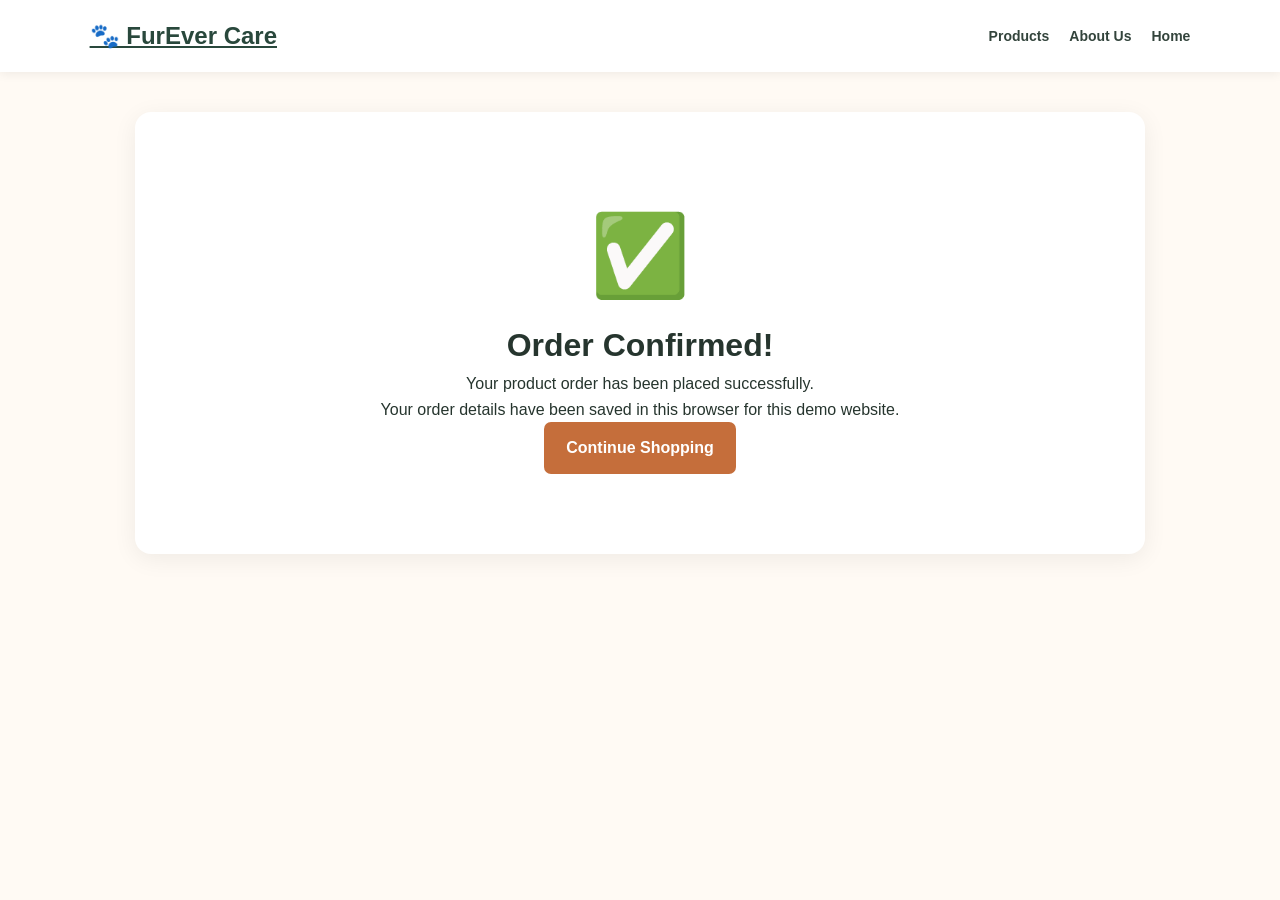
<file: order-success.html>
<!DOCTYPE html>

    
<head>
    <meta charset="UTF-8">
    <meta name="viewport" content="width=device-width,initial-scale=1.0">
    <title>Order Confirmed | FurEver Care</title>
    <link rel="stylesheet" href="style.css"></head>
    <body>
        <header>
            <a class="logo" href="index.html">🐾 FurEver Care</a><nav>
                <a href="index.html#products">Products</a>
                <a href="about.html">About Us</a>
                <a href="index.html#home">Home</a>
            </nav></header><main class="page-wrap"><div class="page-card success-page">
                <div class="success-icon">✅</div><h1>Order Confirmed!</h1>
                <p>Your product order has been placed successfully.</p>
                <h3 id="orderNo"></h3><p>Your order details have been saved in this browser for this demo website.</p>
                <a class="big-btn" href="index.html#products">Continue Shopping</a></div>
            </main>
            <script>const id=new URLSearchParams(location.search).get('id');document.getElementById('orderNo').textContent=id?'Order ID: '+id:'';

            </script>
            </body>
            </html>
<html>
</file>
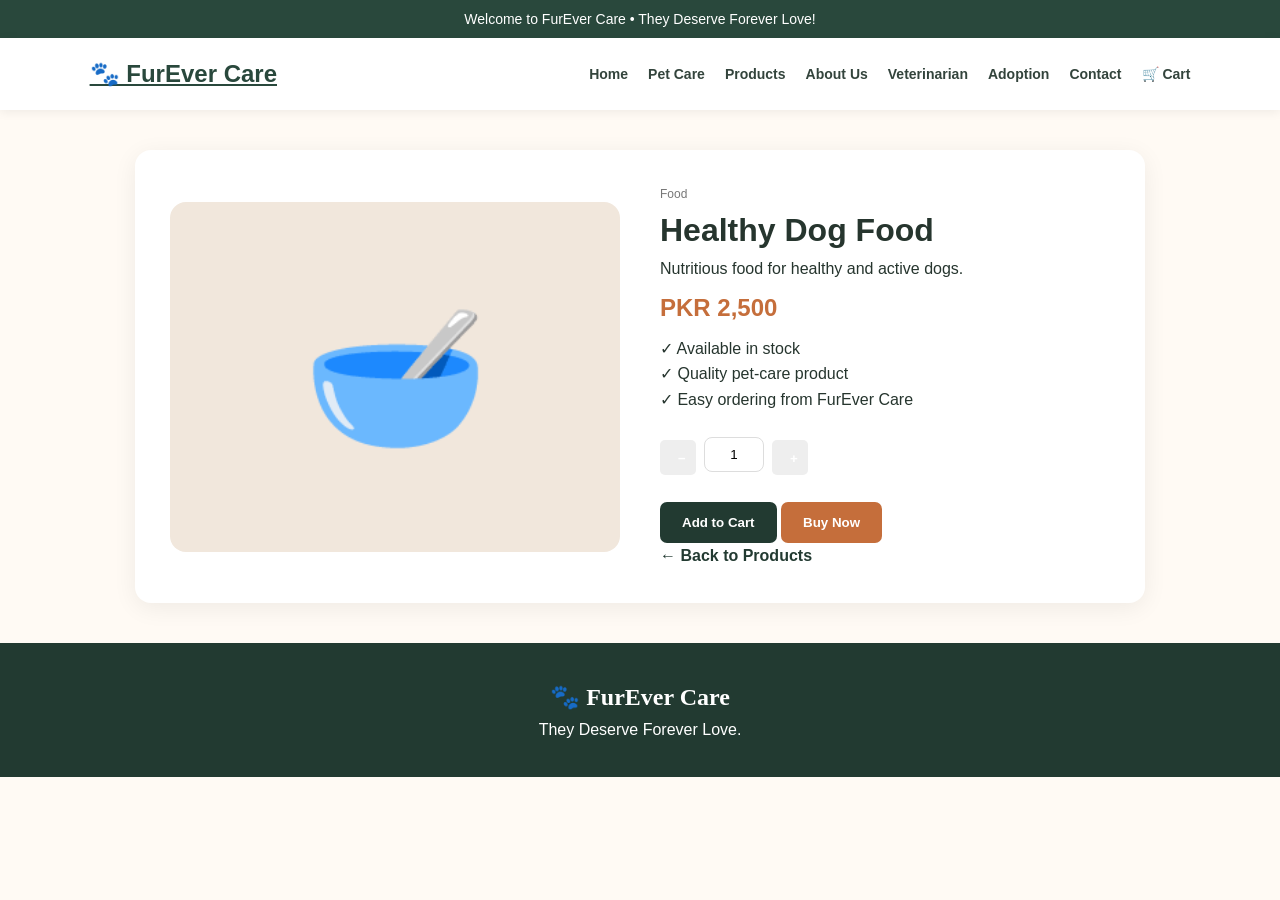
<file: product.html>
<!DOCTYPE html>
<html>
    <head>
        <meta charset="UTF-8">
        <meta name="viewport" content="width=device-width,initial-scale=1.0">
        <title>Product | FurEver Care</title><link rel="stylesheet" href="style.css">
    </head>
    <body>
        <div class="ticker">Welcome to FurEver Care • They Deserve Forever Love!</div>
        <header><a class="logo" href="index.html">🐾 FurEver Care</a>
            <nav>
                <a href="index.html#home">Home</a>
                <a href="index.html#care">Pet Care</a>
                <a href="index.html#products">Products</a>
                <a href="about.html">About Us</a>
                <a href="index.html#vet">Veterinarian</a>
                <a href="index.html#shelter">Adoption</a>
                <a href="index.html#contact">Contact</a>
                <a href="cart.html">🛒 Cart</a>
            </nav>
        </header>
        <main class="page-wrap">
            <div class="page-card" id="productPage">

            </div>
        </main>
        <footer>
            <h2>🐾 FurEver Care</h2><p>They Deserve Forever Love.</p>
        </footer>
        <script src="shop.js"></script>
        <script>document.addEventListener('DOMContentLoaded',()=>{const n=new URLSearchParams(location.search).get('name');const p=PRODUCTS.find(x=>x.name===n)||PRODUCTS[0];document.title=p.name+' | FurEver Care';document.getElementById('productPage').innerHTML=`<div class="page-product"><div class="big-product-icon">${p.icon}</div><div><div class="category">${p.category}</div><h1>${p.name}</h1><p>${p.desc}</p><h2 class="price">PKR ${p.price.toLocaleString()}</h2><p>✓ Available in stock<br>✓ Quality pet-care product<br>✓ Easy ordering from FurEver Care</p><div class="qty"><button onclick="changeQty(-1)">−</button><input id="qty" value="1" readonly><button onclick="changeQty(1)">+</button></div><button class="big-btn secondary-btn" onclick="addCurrent('${p.name.replace(/'/g,"\\'")}')">Add to Cart</button> <button class="big-btn" onclick="buyCurrent('${p.name.replace(/'/g,"\\'")}')">Buy Now</button><p><a class="back-link" href="index.html#products">← Back to Products</a></p></div></div>`;window.changeQty=function(x){let q=Math.max(1,Number(document.getElementById('qty').value)+x);document.getElementById('qty').value=q};window.addCurrent=function(name){addToCart(name,Number(document.getElementById('qty').value));location.href='cart.html'};window.buyCurrent=function(name){addToCart(name,Number(document.getElementById('qty').value));location.href='checkout.html'};});
        </script>
        </body>
        </html>
</file>
<file: style.css>
*{box-sizing:border-box;margin:0;padding:0}
html{scroll-behavior:smooth}
body{font-family:Arial,sans-serif;background:#fffaf4;color:#26352e;line-height:1.6}.ticker{background:#29483c;color:#fff;padding:8px;text-align:center;font-size:14px}header{height:72px;background:#fff;display:flex;align-items:center;justify-content:space-between;padding:0 7%;position:sticky;top:0;z-index:10;box-shadow:0 2px 10px #0001}.logo{font-size:24px;font-weight:bold;color:#29483c}nav{display:flex;gap:20px}nav a{text-decoration:none;color:#33443c;font-size:14px;font-weight:bold}nav a:hover{color:#d48750}.hero{min-height:600px;display:flex;align-items:center;justify-content:space-between;padding:70px 9%;background:linear-gradient(120deg,#f5e5d3,#fffaf4)}.hero-text{width:55%}.small-title,.section-title p{color:#c97842;font-size:13px;font-weight:bold;letter-spacing:2px}.hero h1{font-family:Georgia,serif;font-size:62px;line-height:1.05;margin:15px 0;color:#29483c}.hero h1 span{color:#c97842}.hero-text>p{font-size:18px}.welcome-box{background:#fff;padding:20px;margin-top:25px;border-radius:15px;box-shadow:0 8px 30px #0001;max-width:500px}.welcome-box input[type=text],input,select,textarea{width:100%;padding:12px;border:1px solid #ddd;border-radius:8px;margin:6px 0 12px}.radio-row{display:flex;gap:14px;flex-wrap:wrap;font-size:13px;margin:8px 0}button{background:#d47e47;color:#fff;border:0;padding:11px 18px;border-radius:8px;cursor:pointer;font-weight:bold}button:hover{background:#b96735}.hero-pets{width:38%;height:400px;position:relative;display:flex;align-items:center;justify-content:center}.pet-circle{width:280px;height:280px;border-radius:50%;background:#e5b58e;display:flex;align-items:center;justify-content:center;font-size:145px}.pet-circle.small{position:absolute;width:120px;height:120px;font-size:65px;right:0;bottom:30px;background:#c9d8c9}.paw{position:absolute;font-size:40px;opacity:.5}.paw1{left:10%;top:20%}.paw2{right:10%;top:15%}.info-strip{display:grid;grid-template-columns:repeat(3,1fr);background:#29483c;color:#fff;text-align:center}.info-strip div{padding:18px;border-right:1px solid #fff3}.info-strip b{display:block;font-size:20px}.info-strip small{opacity:.7}.section{padding:80px 8%}.light{background:#f5eee7}.section-title{text-align:center;margin-bottom:35px}.section-title h2{font:38px Georgia,serif;color:#29483c}.care-grid{display:grid;grid-template-columns:repeat(5,1fr);gap:18px}.care-card{background:#fff;padding:24px;border-radius:15px;box-shadow:0 5px 20px #0001;text-align:center;transition:.2s;cursor:pointer;position:relative}.care-card:hover{transform:translateY(-8px)}.care-card.active{border:2px solid #db7c3d;transform:translateY(-6px);box-shadow:0 15px 35px #db7c3d30}.care-card span{font-size:42px}.care-card h3{margin:8px}.care-card p{font-size:14px;color:#667}.care-card button{margin-top:12px;padding:8px 12px;font-size:12px}.pet-form{margin-top:45px;background:#fff;padding:30px;border-radius:15px}.form-grid{display:grid;grid-template-columns:repeat(3,1fr);gap:12px}.filters{display:grid;grid-template-columns:2fr 1fr 1fr;gap:12px;margin-bottom:25px}.product-grid{display:grid;grid-template-columns:repeat(4,1fr);gap:20px}.product-card{background:#fff;border-radius:14px;overflow:hidden;box-shadow:0 5px 18px #0001;padding-bottom:18px}.product-img{height:150px;background:#eadbc9;display:flex;align-items:center;justify-content:center;font-size:70px}.product-card .content{padding:15px}.price{color:#c56e3b;font-weight:bold;margin:8px 0}.category{font-size:12px;color:#777}.vet-box{display:grid;grid-template-columns:180px 1fr;gap:30px;background:#fff;padding:30px;border-radius:15px;max-width:850px;margin:auto}.vet-photo{height:180px;background:#d9e4da;border-radius:15px;display:flex;align-items:center;justify-content:center;font-size:90px}.slots{display:flex;gap:10px;flex-wrap:wrap;margin-top:10px}.slots span{padding:8px 12px;background:#e5f0e5;border-radius:20px;font-size:13px}.medical,.success,.event-box{max-width:900px;margin:30px auto;background:#fff;padding:25px;border-radius:15px}.medical table{width:100%;border-collapse:collapse;margin-top:15px}.medical th,.medical td{padding:10px;border-bottom:1px solid #eee;text-align:left}.animal-filters{text-align:center;margin-bottom:25px}.animal-filters button{margin:5px}.animal-grid{display:grid;grid-template-columns:repeat(4,1fr);gap:20px}.animal-card{background:#fff;padding:15px;border-radius:14px;box-shadow:0 5px 18px #0001}.animal-img{height:150px;background:#e4d5c6;display:flex;align-items:center;justify-content:center;font-size:80px;border-radius:10px;margin-bottom:12px}.animal-card p{font-size:13px;color:#667}.event-box{background:#29483c;color:#fff}.emergency{background:#d6814b;color:#fff;padding:50px 8%;display:flex;justify-content:space-between;align-items:center;gap:30px}.emergency-numbers{display:flex;flex-direction:column;gap:10px}.emergency-numbers span{background:#fff3;padding:10px 15px;border-radius:8px}.contact-grid{display:grid;grid-template-columns:1fr 1fr;gap:30px;max-width:950px;margin:auto}form,.contact-card{background:#fff;padding:25px;border-radius:15px}textarea{height:130px;resize:vertical}.map{height:170px;margin-top:20px;background:#ddd;display:flex;align-items:center;justify-content:center;border-radius:10px;color:#666}footer{text-align:center;background:#223a31;color:#fff;padding:35px}footer h2{font-family:Georgia,serif}#welcomeMessage,#petResult,#feedbackResult{color:#c56e3b;font-weight:bold;margin-top:10px}.product-link{display:block;color:inherit;text-decoration:none}.product-card{display:flex;flex-direction:column}.product-actions{display:flex;gap:8px;padding:0 18px 18px}.product-actions a,.animal-button{background:#223a31;color:#fff;text-decoration:none;padding:9px 13px;border-radius:6px;font-weight:bold;font-size:13px}.product-actions button{border:0;background:#c56e3b;color:#fff;padding:9px 13px;border-radius:6px;font-weight:bold;cursor:pointer}.product-card:hover{transform:translateY(-3px);box-shadow:0 8px 25px #0002}.page-wrap{max-width:1050px;margin:40px auto;padding:0 20px}.page-card{background:#fff;border-radius:16px;padding:35px;box-shadow:0 5px 25px #0001}.page-product{display:grid;grid-template-columns:1fr 1fr;gap:40px;align-items:center}.big-product-icon{height:350px;border-radius:16px;background:#f1e7dc;display:flex;align-items:center;justify-content:center;font-size:150px}.qty{display:flex;gap:8px;align-items:center;margin:18px 0}.qty button{width:35px;height:35px;border:0;border-radius:5px;background:#eee;cursor:pointer}.qty input{width:60px;text-align:center;padding:9px}.big-btn{display:inline-block;background:#c56e3b;color:white;padding:13px 22px;border:0;border-radius:7px;text-decoration:none;font-weight:bold;cursor:pointer}.secondary-btn{background:#223a31}.cart-row{display:grid;grid-template-columns:70px 1fr 120px 120px 50px;gap:15px;align-items:center;border-bottom:1px solid #ddd;padding:15px 0}.cart-icon{font-size:42px}.remove-btn{border:0;background:#eee;border-radius:50%;width:32px;height:32px;cursor:pointer}.total-box{text-align:right;margin-top:25px}.checkout-grid{display:grid;grid-template-columns:1fr 1fr;gap:25px}.form-card input,.form-card select,.form-card textarea{width:100%;padding:12px;margin:6px 0 12px;border:1px solid #ccc;border-radius:7px}.form-card textarea{height:110px}.success-page{text-align:center;padding:80px 20px}.success-icon{font-size:80px}.back-link{color:#223a31;text-decoration:none;font-weight:bold}.care-details{display:none;background:#fff;margin-top:30px;padding:35px;border-radius:25px;box-shadow:0 10px 35px #0001;animation:careSlide .4s ease}.care-details-header{display:flex;align-items:center;justify-content:space-between;border-bottom:2px solid #db7c3d;padding-bottom:18px;margin-bottom:25px}.care-details-header div{display:flex;align-items:center;gap:15px}.care-details-header span{font-size:42px}.care-details-header h2{margin:0;font-size:30px;color:#24443b}.care-close{border:0!important;background:transparent!important;color:#333!important;font-size:32px!important;padding:0!important}.care-details-content{display:grid;grid-template-columns:1.2fr 1fr;gap:35px}.care-description p{font-size:18px;line-height:1.7;color:#596982}.care-description h3{margin-top:20px;color:#24443b}.care-description ul{padding:0;list-style:none}.care-description li{margin:14px 0;font-size:17px;color:#35483f}.care-description li:before{content:"✓";color:#db7c3d;font-weight:bold;margin-right:12px}.care-info-box{background:#f3f8ee;border:1px solid #d9e5ce;border-radius:20px;padding:25px}.care-info-box h3{color:#24443b;font-size:22px;margin-bottom:15px}.care-info-item{padding:15px 0;border-bottom:1px solid #dce5d7}.care-info-item:last-child{border:0}.care-info-item h4{margin-bottom:5px;color:#24443b;font-size:17px}.care-info-item p{color:#596982;line-height:1.5}.care-main-btn{margin-top:20px;background:#db7c3d;color:#fff;border:0;padding:13px 24px;border-radius:10px;font-weight:bold;font-size:16px;cursor:pointer}.care-main-btn:hover{background:#c8682f;transform:translateY(-2px)}@keyframes careSlide{from{opacity:0;transform:translateY(-15px)}to{opacity:1;transform:translateY(0)}}@media(max-width:900px){nav{display:none}.hero{padding:50px 6%}.hero-text{width:100%}.hero-pets{display:none}.hero h1{font-size:45px}.care-grid,.product-grid,.animal-grid{grid-template-columns:repeat(2,1fr)}.form-grid{grid-template-columns:1fr 1fr}.emergency{flex-direction:column;align-items:flex-start}.contact-grid{grid-template-columns:1fr}.care-details-content{grid-template-columns:1fr}}@media(max-width:700px){.page-product,.checkout-grid{grid-template-columns:1fr}.big-product-icon{height:240px}.cart-row{grid-template-columns:50px 1fr 80px 35px}.cart-row .qty-mini{display:none}}@media(max-width:550px){.care-grid,.product-grid,.animal-grid,.form-grid,.filters{grid-template-columns:1fr}.section{padding:55px 5%}.info-strip{grid-template-columns:1fr}.hero h1{font-size:40px}.radio-row{flex-direction:column}.care-details{padding:25px}.care-details-header h2{font-size:24px}}
</file>
